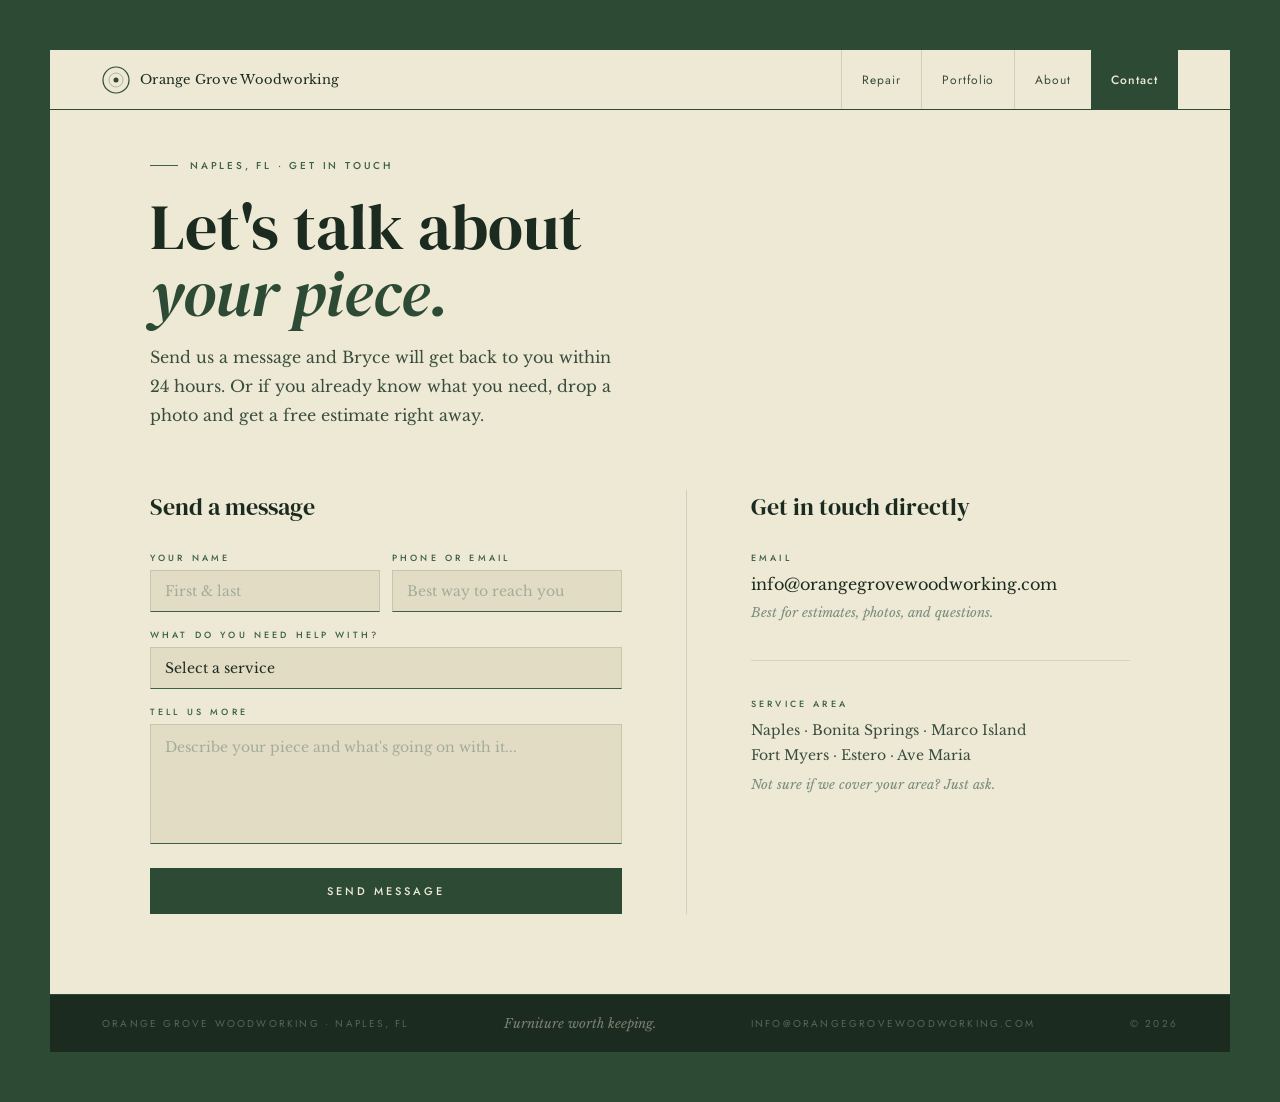
<file: contact.html>
<!DOCTYPE html>
<html lang="en">
<head>
<meta charset="UTF-8">
<meta name="viewport" content="width=device-width, initial-scale=1.0">
<title>Contact — Orange Grove Woodworking</title>
<link rel="preconnect" href="https://fonts.googleapis.com">
<link href="https://fonts.googleapis.com/css2?family=Libre+Baskerville:ital,wght@0,400;0,700;1,400&family=DM+Serif+Display:ital@0;1&family=Jost:wght@300;400;500&display=swap" rel="stylesheet">
<link rel="stylesheet" href="styles.css">
<style>
/* ─── CONTACT PAGE SPECIFIC ─── */
.contact-hero {
  padding: 48px 60px 0;
  max-width: 1100px;
  margin: 0 auto;
  opacity: 0;
  animation: fadeUp 0.8s ease forwards 0.1s;
}

.contact-eyebrow {
  display: flex; align-items: center; gap: 12px;
  font-family: 'Jost', sans-serif;
  font-size: 10px; font-weight: 500;
  letter-spacing: 0.28em; text-transform: uppercase;
  color: var(--green-mid); margin-bottom: 20px;
}

.contact-eyebrow::before {
  content: ''; width: 28px; height: 1.5px;
  background: var(--green-mid); flex-shrink: 0;
}

.contact-h1 {
  font-family: 'DM Serif Display', serif;
  font-weight: 400;
  font-size: clamp(40px, 5vw, 68px);
  line-height: 1.05; color: var(--ink);
  margin-bottom: 16px;
}

.contact-h1 em {
  font-style: italic; color: var(--green);
}

.contact-sub {
  font-family: 'Libre Baskerville', serif;
  font-size: 16px; font-weight: 400; line-height: 1.8;
  color: var(--ink-mid); max-width: 480px;
  margin-bottom: 0;
}

/* ─── CONTENT GRID ─── */
.contact-grid {
  display: grid;
  grid-template-columns: 1fr 1fr;
  gap: 0;
  max-width: 1100px;
  margin: 0 auto;
  padding: 60px 60px 80px;
  align-items: start;
  opacity: 0;
  animation: fadeUp 0.8s ease forwards 0.25s;
}

/* LEFT: FORM */
.contact-form-wrap {
  padding-right: 64px;
  border-right: 1px solid rgba(45,74,53,0.15);
}

.contact-form-wrap h2 {
  font-family: 'DM Serif Display', serif;
  font-size: 24px; font-weight: 400;
  color: var(--ink); margin-bottom: 28px;
}

.form-field {
  display: flex; flex-direction: column; gap: 6px;
  margin-bottom: 16px;
}

.form-field label {
  font-family: 'Jost', sans-serif;
  font-size: 9px; font-weight: 500;
  letter-spacing: 0.35em; text-transform: uppercase;
  color: var(--green-mid);
}

.form-field input,
.form-field textarea,
.form-field select {
  background: var(--cream-dark);
  border: 1px solid rgba(45,74,53,0.15);
  border-bottom-color: var(--green-mid);
  padding: 11px 14px;
  font-family: 'Libre Baskerville', serif;
  font-size: 14px; color: var(--ink);
  outline: none; transition: border-color 0.2s, background 0.2s;
  appearance: none;
}

.form-field input:focus,
.form-field textarea:focus,
.form-field select:focus {
  border-color: var(--green);
  background: var(--cream-lt);
}

.form-field input::placeholder,
.form-field textarea::placeholder { color: var(--ink-lt); opacity: 0.6; }

.form-field textarea { height: 120px; resize: none; line-height: 1.65; }

.form-two-col {
  display: grid; grid-template-columns: 1fr 1fr; gap: 12px;
}

.btn-contact-submit {
  width: 100%; margin-top: 8px;
  background: var(--green); color: var(--cream);
  border: none; padding: 15px;
  font-family: 'Jost', sans-serif;
  font-size: 11px; font-weight: 500;
  letter-spacing: 0.28em; text-transform: uppercase;
  cursor: pointer; transition: background 0.22s;
}

.btn-contact-submit:hover { background: var(--ink); }

.form-success {
  display: none;
  padding: 20px 0 8px;
  text-align: center;
}

.form-success svg {
  width: 48px; height: 48px; margin: 0 auto 18px; display: block;
}

.form-success h3 {
  font-family: 'DM Serif Display', serif;
  font-size: 24px; color: var(--ink); margin-bottom: 10px;
}

.form-success h3 em { font-style: italic; color: var(--green); }

.form-success p {
  font-family: 'Libre Baskerville', serif;
  font-size: 14px; line-height: 1.75; color: var(--ink-mid);
}

/* RIGHT: INFO */
.contact-info {
  padding-left: 64px;
}

.contact-info h2 {
  font-family: 'DM Serif Display', serif;
  font-size: 24px; font-weight: 400;
  color: var(--ink); margin-bottom: 28px;
}

.info-block {
  margin-bottom: 36px;
  padding-bottom: 36px;
  border-bottom: 1px solid rgba(45,74,53,0.12);
}

.info-block:last-child {
  border-bottom: none; margin-bottom: 0; padding-bottom: 0;
}

.info-label {
  font-family: 'Jost', sans-serif;
  font-size: 9px; font-weight: 500;
  letter-spacing: 0.35em; text-transform: uppercase;
  color: var(--green-mid); margin-bottom: 8px;
}

.info-value {
  font-family: 'Libre Baskerville', serif;
  font-size: 16px; color: var(--ink); line-height: 1.6;
}

.info-value a {
  color: var(--ink); text-decoration: none;
  border-bottom: 1px solid var(--orange);
  transition: color 0.2s;
}

.info-value a:hover { color: var(--green); }

.info-note {
  font-family: 'Libre Baskerville', serif;
  font-style: italic; font-size: 13px;
  color: var(--ink-lt); margin-top: 6px; line-height: 1.6;
}

.service-area {
  font-family: 'Libre Baskerville', serif;
  font-size: 14px; color: var(--ink-mid); line-height: 1.8;
}

/* ─── MOBILE ─── */
@media (max-width: 768px) {
  .contact-hero {
    padding: 48px 28px 0;
  }

  .contact-grid {
    grid-template-columns: 1fr;
    padding: 40px 28px 60px;
    gap: 48px;
  }

  .contact-form-wrap {
    padding-right: 0;
    border-right: none;
    border-bottom: 1px solid rgba(45,74,53,0.15);
    padding-bottom: 48px;
  }

  .contact-info { padding-left: 0; }

  .form-two-col { grid-template-columns: 1fr; }
}
</style>
</head>
<body>
<div id="site-frame">

<!-- NAV -->
<nav>
  <a class="nav-logo" href="index.html">
    <svg class="logo-mark" viewBox="0 0 28 28" fill="none">
      <circle cx="14" cy="14" r="13" stroke="#2D4A35" stroke-width="1.2"/>
      <circle cx="14" cy="14" r="7" stroke="#2D4A35" stroke-width="0.8" opacity="0.4"/>
      <circle cx="14" cy="14" r="2.5" fill="#2D4A35"/>
    </svg>
    <span class="logo-name">Orange Grove Woodworking</span>
  </a>
  <ul class="nav-links" id="navLinks">
    <li><a href="#">Repair</a></li>
    <li><a href="#">Portfolio</a></li>
    <li><a href="#">About</a></li>
    <li><a href="contact.html" class="nav-cta">Contact</a></li>
  </ul>
  <button class="hamburger" id="hamburger" aria-label="Menu">
    <span></span>
    <span></span>
    <span></span>
  </button>
</nav>

<!-- PAGE HEADER -->
<div class="contact-hero">
  <p class="contact-eyebrow">Naples, FL · Get in Touch</p>
  <h1 class="contact-h1">Let's talk about<br><em>your piece.</em></h1>
  <p class="contact-sub">Send us a message and Bryce will get back to you within 24 hours. Or if you already know what you need, drop a photo and get a free estimate right away.</p>
</div>

<!-- GRID -->
<div class="contact-grid">

  <!-- LEFT: FORM -->
  <div class="contact-form-wrap">
    <h2>Send a message</h2>

    <div id="contactForm">
      <div class="form-two-col">
        <div class="form-field">
          <label>Your Name</label>
          <input type="text" id="c-name" placeholder="First & last">
        </div>
        <div class="form-field">
          <label>Phone or Email</label>
          <input type="text" id="c-contact" placeholder="Best way to reach you">
        </div>
      </div>

      <div class="form-field">
        <label>What do you need help with?</label>
        <select id="c-service">
          <option value="" disabled selected>Select a service</option>
          <option>Furniture repair</option>
          <option>Refinishing</option>
          <option>Restoration</option>
          <option>Not sure — need advice</option>
          <option>Other</option>
        </select>
      </div>

      <div class="form-field">
        <label>Tell us more</label>
        <textarea id="c-message" placeholder="Describe your piece and what's going on with it..."></textarea>
      </div>

      <button class="btn-contact-submit" id="contactSubmitBtn">Send Message</button>
    </div>

    <div class="form-success" id="contactSuccess">
      <svg viewBox="0 0 48 48" fill="none">
        <circle cx="24" cy="24" r="23" stroke="#2D4A35" stroke-width="1.2"/>
        <circle cx="24" cy="24" r="13" stroke="#2D4A35" stroke-width="0.8" opacity="0.35"/>
        <polyline points="14,24 21,31 34,17" stroke="#2D4A35" stroke-width="2" stroke-linecap="round" stroke-linejoin="round"/>
      </svg>
      <h3>Message sent.<br><em>Talk soon.</em></h3>
      <p>Bryce will follow up within 24 hours.</p>
    </div>
  </div>

  <!-- RIGHT: INFO -->
  <div class="contact-info">
    <h2>Get in touch directly</h2>

    <div class="info-block">
      <p class="info-label">Email</p>
      <p class="info-value">info@orangegrovewoodworking.com</p>
      <p class="info-note">Best for estimates, photos, and questions.</p>
    </div>

    <div class="info-block">
      <p class="info-label">Service Area</p>
      <p class="service-area">Naples · Bonita Springs · Marco Island<br>Fort Myers · Estero · Ave Maria</p>
      <p class="info-note">Not sure if we cover your area? Just ask.</p>
    </div>
  </div>

</div>

<!-- FOOTER -->
<footer>
  <p>Orange Grove Woodworking · Naples, FL</p>
  <p class="ft">Furniture worth keeping.</p>
  <p>info@orangegrovewoodworking.com</p>
  <p>© 2026</p>
</footer>

</div><!-- /site-frame -->
<script src="script.js"></script>
<script>
  document.addEventListener('DOMContentLoaded', () => {
    document.getElementById('contactSubmitBtn').addEventListener('click', async () => {
      const name = document.getElementById('c-name').value;
      const contact = document.getElementById('c-contact').value;
      const service = document.getElementById('c-service').value;
      const message = document.getElementById('c-message').value;

      if (!name || !contact) {
        alert('Please fill in your name and contact info.');
        return;
      }

      const btn = document.getElementById('contactSubmitBtn');
      btn.textContent = 'Sending...';
      btn.disabled = true;

      try {
        const response = await fetch('https://formspree.io/f/mlgarvgq', {
          method: 'POST',
          headers: { 'Content-Type': 'application/json' },
          body: JSON.stringify({ name, contact, service, message })
        });

        if (response.ok) {
          document.getElementById('contactForm').style.display = 'none';
          document.getElementById('contactSuccess').style.display = 'block';
        } else {
          alert('Something went wrong. Please try again.');
          btn.textContent = 'Send Message';
          btn.disabled = false;
        }
      } catch (err) {
        alert('Something went wrong. Please try again.');
        btn.textContent = 'Send Message';
        btn.disabled = false;
      }
    });
  });
</script>
</body>
</html>
</file>
<file: styles.css>
*, *::before, *::after { box-sizing: border-box; margin: 0; padding: 0; }

:root {
  --cream:      #EDE9D5;
  --cream-dark: #E2DCC4;
  --cream-lt:   #F5F2E4;
  --green:      #2D4A35;
  --green-mid:  #3D6147;
  --green-lt:   #6B8F72;
  --orange:     #B85A0A;
  --orange-lt:  #D4844A;
  --ink:        #1C2B1F;
  --ink-mid:    #3A4D3D;
  --ink-lt:     #7A8C7D;
}

html, body {
  background: var(--green);
  font-family: 'Jost', sans-serif;
  color: var(--ink);
  overflow-x: hidden;
}

#site-frame {
  background: var(--cream);
  border: 50px solid var(--green);
  min-height: 100vh;
  position: relative;
  overflow: hidden;
}



/* ─── NAV ─── */
nav {
  position: sticky; top: 0; left: 0; right: 0; z-index: 50;
  display: flex; align-items: center; justify-content: space-between;
  padding: 0 52px;
  background: var(--cream);
  border-bottom: 1.5px solid var(--green);
  height: 60px;
}

.nav-logo {
  display: flex; align-items: center; gap: 10px;
  text-decoration: none;
}

.logo-mark {
  width: 28px; height: 28px;
}

.logo-name {
  font-family: 'Libre Baskerville', serif;
  font-size: 13px; font-weight: 400;
  color: var(--ink); letter-spacing: 0.02em;
}

.nav-links {
  list-style: none; display: flex; align-items: stretch; height: 100%;
}

.nav-links li { display: flex; align-items: center; }

.nav-links a {
  font-family: 'Jost', sans-serif;
  font-size: 12px; font-weight: 400;
  letter-spacing: 0.08em;
  text-decoration: none; color: var(--ink-mid);
  padding: 0 20px; height: 100%;
  display: flex; align-items: center;
  border-left: 1px solid rgba(45,74,53,0.15);
  transition: background 0.18s, color 0.18s;
}

.nav-links a:hover { background: var(--cream-dark); color: var(--green); }

.nav-links .nav-cta {
  background: var(--green);
  color: var(--cream) !important;
  border-left: none;
  font-weight: 500;
}
.nav-links .nav-cta:hover { background: var(--ink) !important; }

/* ─── HERO ─── */
.hero {
  min-height: 100vh;
  display: flex;
  align-items: center;
  justify-content: center;
  background: var(--cream);
}

.hero-inner {
  display: grid;
  grid-template-columns: 1fr 380px;
  gap: 72px;
  align-items: center;
  max-width: 1100px;
  width: 100%;
  padding: 80px 48px;
}

/* LEFT */
.hero-left {
  display: flex; flex-direction: column; justify-content: center;
  opacity: 0;
  animation: fadeUp 0.8s ease forwards 0.15s;
}

.eyebrow {
  display: flex; align-items: center; gap: 12px;
  font-family: 'Jost', sans-serif;
  font-size: 10px; font-weight: 500;
  letter-spacing: 0.28em; text-transform: uppercase;
  color: var(--green-mid); margin-bottom: 24px;
}
.eyebrow::before {
  content: ''; width: 28px; height: 1.5px;
  background: var(--green-mid); flex-shrink: 0;
}

.hero-h1 {
  font-family: 'DM Serif Display', serif;
  font-weight: 400;
  font-size: clamp(46px, 5vw, 76px);
  line-height: 1.05; color: var(--ink);
  margin-bottom: 8px;
}

.hero-h1 em {
  display: block; font-style: italic; color: var(--green);
}

.hero-rule {
  width: 40px; height: 2px;
  background: var(--orange);
  margin: 26px 0;
}

.hero-body {
  font-family: 'Libre Baskerville', serif;
  font-weight: 400; font-size: 15px; line-height: 1.85;
  color: var(--ink-mid); max-width: 400px;
  margin-bottom: 40px;
}

.hero-cta {
  display: inline-block;
  background: var(--green); color: var(--cream);
  border: none; padding: 14px 40px;
  font-family: 'Jost', sans-serif;
  font-size: 11px; font-weight: 500;
  letter-spacing: 0.22em; text-transform: uppercase;
  cursor: pointer; transition: background 0.22s;
  align-self: flex-start;
}
.hero-cta:hover { background: var(--ink); }

.manifesto {
  margin-top: 48px; padding-top: 24px;
  border-top: 1px solid rgba(45,74,53,0.2);
  font-family: 'Libre Baskerville', serif;
  font-style: italic; font-weight: 400;
  font-size: 13px; line-height: 1.8;
  color: var(--ink-lt);
  max-width: 380px;
}

/* RIGHT — BRYCE PHOTO */
.hero-right {
  display: flex; align-items: center; justify-content: center;
  opacity: 0;
  animation: fadeIn 1s ease forwards 0.3s;
}

.photo-card { width: 100%; position: relative; }

.photo-placeholder {
  width: 100%; aspect-ratio: 3 / 4;
  background: var(--cream-dark);
  border: 1.5px solid var(--green);
  display: flex; flex-direction: column;
  align-items: center; justify-content: center;
  position: relative; overflow: hidden;
}

.photo-upload-zone {
  position: absolute; inset: 0;
  display: flex; flex-direction: column;
  align-items: center; justify-content: center;
  gap: 14px; cursor: pointer;
  border: 2px dashed rgba(45,74,53,0.25);
  transition: border-color 0.2s, background 0.2s;
}

.photo-upload-zone:hover {
  border-color: var(--green);
  background: rgba(45,74,53,0.04);
}

.photo-upload-zone svg {
  width: 34px; height: 34px;
  stroke: var(--green-lt); fill: none;
  stroke-width: 1.3; stroke-linecap: round; stroke-linejoin: round;
}

.photo-upload-zone p {
  font-family: 'Jost', sans-serif;
  font-size: 10px; letter-spacing: 0.3em; text-transform: uppercase;
  color: var(--green-mid); font-weight: 500;
}

.photo-upload-zone span {
  font-family: 'Libre Baskerville', serif;
  font-style: italic; font-size: 12px;
  color: var(--ink-lt);
}

#hero-photo-input { display: none; }

.hero-photo-img {
  position: absolute; inset: 0;
  width: 100%; height: 100%;
  object-fit: cover; display: none;
}

.photo-caption { padding: 10px 0 0; display: none; }

.photo-caption p {
  font-family: 'Jost', sans-serif;
  font-size: 10px; letter-spacing: 0.25em; text-transform: uppercase;
  color: var(--green-mid);
}

.photo-caption span {
  font-family: 'Libre Baskerville', serif;
  font-style: italic; font-size: 12px;
  color: var(--ink-lt); display: block; margin-top: 3px;
}

/* ─── HOW IT WORKS ─── */
.how {
  background: var(--green);
  display: grid; grid-template-columns: repeat(3,1fr);
  opacity: 0;
  animation: fadeUp 0.8s ease forwards 0.4s;
}

.how-step {
  padding: 52px 48px;
  border-right: 1px solid rgba(255,255,255,0.1);
}
.how-step:last-child { border-right: none; }

.step-num {
  font-family: 'DM Serif Display', serif;
  font-size: 48px; font-style: italic;
  color: rgba(255,255,255,0.18);
  line-height: 1; margin-bottom: 16px;
}

.step-title {
  font-family: 'Jost', sans-serif;
  font-size: 11px; font-weight: 500;
  letter-spacing: 0.22em; text-transform: uppercase;
  color: var(--cream); margin-bottom: 12px;
}

.step-body {
  font-family: 'Libre Baskerville', serif;
  font-size: 13px; line-height: 1.8;
  color: rgba(237,233,213,0.65);
}

/* ─── CTA BAND ─── */
.cta-band {
  background: var(--cream-lt);
  border-top: 1.5px solid var(--green);
  border-bottom: 1.5px solid var(--green);
  padding: 80px 60px;
  display: flex; flex-direction: column;
  align-items: center; text-align: center; gap: 32px;
  opacity: 0;
  animation: fadeUp 0.8s ease forwards 0.5s;
}

.cta-band-text h2 {
  font-family: 'DM Serif Display', serif;
  font-weight: 400; font-size: 36px; line-height: 1.2;
  color: var(--ink);
}

.cta-band-text h2 em { font-style: italic; color: var(--green); }

.cta-band-text p {
  font-family: 'Libre Baskerville', serif;
  font-size: 15px; line-height: 1.8;
  color: var(--ink-mid); max-width: 520px;
  margin: 12px auto 0;
}

.btn-get-estimate {
  background: var(--green); color: var(--cream); border: none;
  padding: 16px 60px;
  font-family: 'Jost', sans-serif;
  font-size: 11px; font-weight: 500;
  letter-spacing: 0.26em; text-transform: uppercase;
  cursor: pointer; transition: background 0.22s;
}
.btn-get-estimate:hover { background: var(--ink); }

/* ─── FOOTER ─── */
footer {
  background: var(--ink);
  padding: 20px 52px;
  display: flex; justify-content: space-between; align-items: center;
  border-top: 1.5px solid var(--green);
}

footer p {
  font-family: 'Jost', sans-serif;
  font-size: 10px; font-weight: 400;
  letter-spacing: 0.22em; text-transform: uppercase;
  color: rgba(237,233,213,0.3);
}

footer .ft {
  font-family: 'Libre Baskerville', serif;
  font-style: italic; font-size: 13px; font-weight: 400;
  letter-spacing: 0; text-transform: none;
  color: rgba(237,233,213,0.45);
}

/* ─── MODAL ─── */
.overlay {
  display: none; position: fixed; inset: 0; z-index: 200;
  background: rgba(28,43,31,0.6);
  align-items: center; justify-content: center;
  backdrop-filter: blur(4px);
}
.overlay.open { display: flex; }

.modal {
  background: var(--cream-lt);
  width: 90%; max-width: 520px;
  padding: 52px 48px;
  position: relative;
  border: 1.5px solid var(--green);
  animation: popIn 0.3s ease;
}

.modal-close {
  position: absolute; top: 18px; right: 22px;
  background: none; border: none; cursor: pointer;
  font-family: 'Jost', sans-serif;
  font-size: 10px; letter-spacing: 0.25em; text-transform: uppercase;
  color: var(--ink-lt); transition: color 0.2s;
}
.modal-close:hover { color: var(--green); }

.modal-eyebrow {
  font-family: 'Jost', sans-serif;
  font-size: 9px; font-weight: 500;
  letter-spacing: 0.4em; text-transform: uppercase;
  color: var(--green-mid); margin-bottom: 10px;
}

.modal-title {
  font-family: 'DM Serif Display', serif;
  font-size: 30px; font-weight: 400; color: var(--ink);
  margin-bottom: 4px;
}

.modal-sub {
  font-family: 'Libre Baskerville', serif;
  font-style: italic; font-size: 14px;
  color: var(--ink-mid); margin-bottom: 24px;
}

/* DROP ZONE */
.drop-zone {
  border: 1.5px dashed rgba(45,74,53,0.35);
  background: var(--cream-dark);
  padding: 40px 20px;
  text-align: center; cursor: pointer;
  transition: all 0.2s; position: relative; overflow: hidden;
  margin-bottom: 16px;
}

.drop-zone:hover, .drop-zone.drag {
  border-color: var(--green); background: var(--cream);
}

.drop-zone.filled { padding: 0; border-style: solid; border-color: var(--green); }

.dz-icon svg {
  width: 36px; height: 36px; stroke: var(--green-lt); fill: none;
  stroke-width: 1.3; stroke-linecap: round; stroke-linejoin: round;
  margin-bottom: 12px;
}

.dz-main {
  font-family: 'DM Serif Display', serif;
  font-size: 17px; color: var(--ink); margin-bottom: 5px;
}

.dz-hint {
  font-family: 'Jost', sans-serif;
  font-size: 9px; letter-spacing: 0.24em; text-transform: uppercase;
  color: var(--ink-lt);
}

#modal-file-input { display: none; }

.dz-preview {
  width: 100%; display: block;
  max-height: 220px; object-fit: cover;
}

.dz-swap {
  display: none; position: absolute; bottom: 0; left: 0; right: 0;
  background: rgba(45,74,53,0.88); color: var(--cream);
  padding: 10px; font-family: 'Jost', sans-serif;
  font-size: 9px; letter-spacing: 0.3em;
  text-transform: uppercase; cursor: pointer; text-align: center;
}
.drop-zone.filled:hover .dz-swap { display: block; }

.desc-wrap { margin-bottom: 14px; }
.desc-wrap label, .field label {
  display: block;
  font-family: 'Jost', sans-serif;
  font-size: 9px; font-weight: 500;
  letter-spacing: 0.32em; text-transform: uppercase;
  color: var(--green-mid); margin-bottom: 6px;
}

.desc-wrap textarea {
  width: 100%; height: 80px;
  background: var(--cream-dark);
  border: 1px solid rgba(45,74,53,0.2);
  border-bottom-color: var(--green-mid);
  padding: 10px 12px; resize: none; outline: none;
  font-family: 'Libre Baskerville', serif;
  font-size: 13px; color: var(--ink); line-height: 1.65;
  transition: border-color 0.2s;
}
.desc-wrap textarea:focus { border-color: var(--green); background: var(--cream-lt); }
.desc-wrap textarea::placeholder { color: var(--ink-lt); opacity: 0.55; }

.contact-row {
  display: grid; grid-template-columns: 1fr 1fr; gap: 12px;
  margin-bottom: 20px;
}

.field input {
  width: 100%;
  background: var(--cream-dark);
  border: 1px solid rgba(45,74,53,0.2);
  border-bottom-color: var(--green-mid);
  padding: 10px 12px; outline: none;
  font-family: 'Libre Baskerville', serif;
  font-size: 13px; color: var(--ink);
  transition: border-color 0.2s;
}
.field input:focus { border-color: var(--green); background: var(--cream-lt); }
.field input::placeholder { color: var(--ink-lt); opacity: 0.55; }

.modal-submit-row { display: flex; align-items: center; gap: 16px; }

.btn-modal-submit {
  flex: 1; background: var(--green); color: var(--cream); border: none;
  padding: 14px;
  font-family: 'Jost', sans-serif;
  font-size: 11px; font-weight: 500;
  letter-spacing: 0.26em; text-transform: uppercase;
  cursor: pointer; transition: background 0.2s;
}
.btn-modal-submit:hover { background: var(--ink); }

.modal-reassure {
  font-family: 'Libre Baskerville', serif;
  font-style: italic; font-size: 12px;
  color: var(--ink-lt); max-width: 100px; line-height: 1.5;
}

/* SUCCESS */
.modal-success {
  display: none; text-align: center; padding: 16px 0 8px;
}

.success-ring { width: 52px; height: 52px; margin: 0 auto 22px; }

.modal-success h3 {
  font-family: 'DM Serif Display', serif;
  font-size: 26px; color: var(--ink); margin-bottom: 10px;
}
.modal-success h3 em { font-style: italic; color: var(--green); }

.modal-success p {
  font-family: 'Libre Baskerville', serif;
  font-size: 14px; line-height: 1.75;
  color: var(--ink-mid); margin-bottom: 28px;
}

.btn-done {
  background: none;
  border: 1.5px solid rgba(45,74,53,0.3);
  padding: 11px 32px;
  font-family: 'Jost', sans-serif;
  font-size: 10px; font-weight: 500;
  letter-spacing: 0.25em; text-transform: uppercase;
  color: var(--ink-mid); cursor: pointer;
  transition: border-color 0.2s, color 0.2s;
}
.btn-done:hover { border-color: var(--green); color: var(--green); }

/* ─── ANIMATIONS ─── */
@keyframes fadeUp {
  from { opacity: 0; transform: translateY(18px); }
  to   { opacity: 1; transform: translateY(0); }
}
@keyframes fadeIn {
  from { opacity: 0; } to { opacity: 1; }
}
@keyframes popIn {
  from { opacity: 0; transform: scale(0.96) translateY(10px); }
  to   { opacity: 1; transform: scale(1) translateY(0); }
}

/* ─── MOBILE ─── */
/* ─── HAMBURGER ─── */
.hamburger {
  display: none;
  flex-direction: column;
  justify-content: center;
  gap: 5px;
  background: none;
  border: none;
  cursor: pointer;
  padding: 4px;
  z-index: 60;
}

.hamburger span {
  display: block;
  width: 22px;
  height: 2px;
  background: var(--ink);
  transition: all 0.25s ease;
  transform-origin: center;
}

.hamburger.open span:nth-child(1) { transform: translateY(7px) rotate(45deg); }
.hamburger.open span:nth-child(2) { opacity: 0; }
.hamburger.open span:nth-child(3) { transform: translateY(-7px) rotate(-45deg); }

@media (max-width: 768px) {

  #site-frame {
    border: 16px solid var(--green);
  }

  /* NAV */
  nav {
    padding: 0 20px;
    height: 52px;
    position: relative;
  }

  .logo-name { font-size: 11px; }

  .hamburger { display: flex; }

  .nav-links {
    display: none;
    flex-direction: column;
    position: absolute;
    top: 52px;
    left: 0; right: 0;
    background: var(--cream);
    border-bottom: 1.5px solid var(--green);
    z-index: 55;
    height: auto;
  }

  .nav-links.open { display: flex; }

  .nav-links li { display: flex; width: 100%; }

  .nav-links a {
    font-size: 12px;
    padding: 16px 24px;
    width: 100%;
    border-left: none;
    border-bottom: 1px solid rgba(45,74,53,0.1);
    height: auto;
  }

  .nav-links .nav-cta {
    margin: 12px 24px 16px;
    width: calc(100% - 48px);
    justify-content: center;
    border-bottom: none;
  }

  /* HERO */
  .hero {
    min-height: auto;
    padding: 20px 0;
  }

  .hero-inner {
    grid-template-columns: 1fr;
    gap: 32px;
    padding: 40px 28px;
  }

  .hero-h1 {
    font-size: 42px;
  }

  .hero-body {
    font-size: 14px;
    max-width: 100%;
  }

  .hero-right {
    order: 1;
  }

  .photo-card {
    max-width: 260px;
    margin: 0 auto;
  }

  .manifesto {
    font-size: 12px;
    margin-top: 32px;
  }

  /* HOW IT WORKS */
  .how {
    grid-template-columns: 1fr;
  }

  .how-step {
    padding: 36px 28px;
    border-right: none;
    border-bottom: 1px solid rgba(255,255,255,0.1);
  }

  .how-step:last-child { border-bottom: none; }

  /* CTA BAND */
  .cta-band {
    padding: 52px 28px;
  }

  .cta-band-text h2 {
    font-size: 26px;
  }

  .cta-band-text p {
    font-size: 14px;
  }

  .btn-get-estimate {
    padding: 16px 36px;
    width: 100%;
  }

  /* FOOTER */
  footer {
    flex-direction: column;
    gap: 8px;
    text-align: center;
    padding: 20px 28px;
  }

  /* MODAL */
  .modal {
    padding: 36px 24px;
    max-height: 90vh;
    overflow-y: auto;
  }

  .modal-title { font-size: 24px; }

  .contact-row {
    grid-template-columns: 1fr;
  }

  .modal-submit-row {
    flex-direction: column;
    align-items: stretch;
  }

  .modal-reassure {
    text-align: center;
    max-width: 100%;
  }
}
</file>
